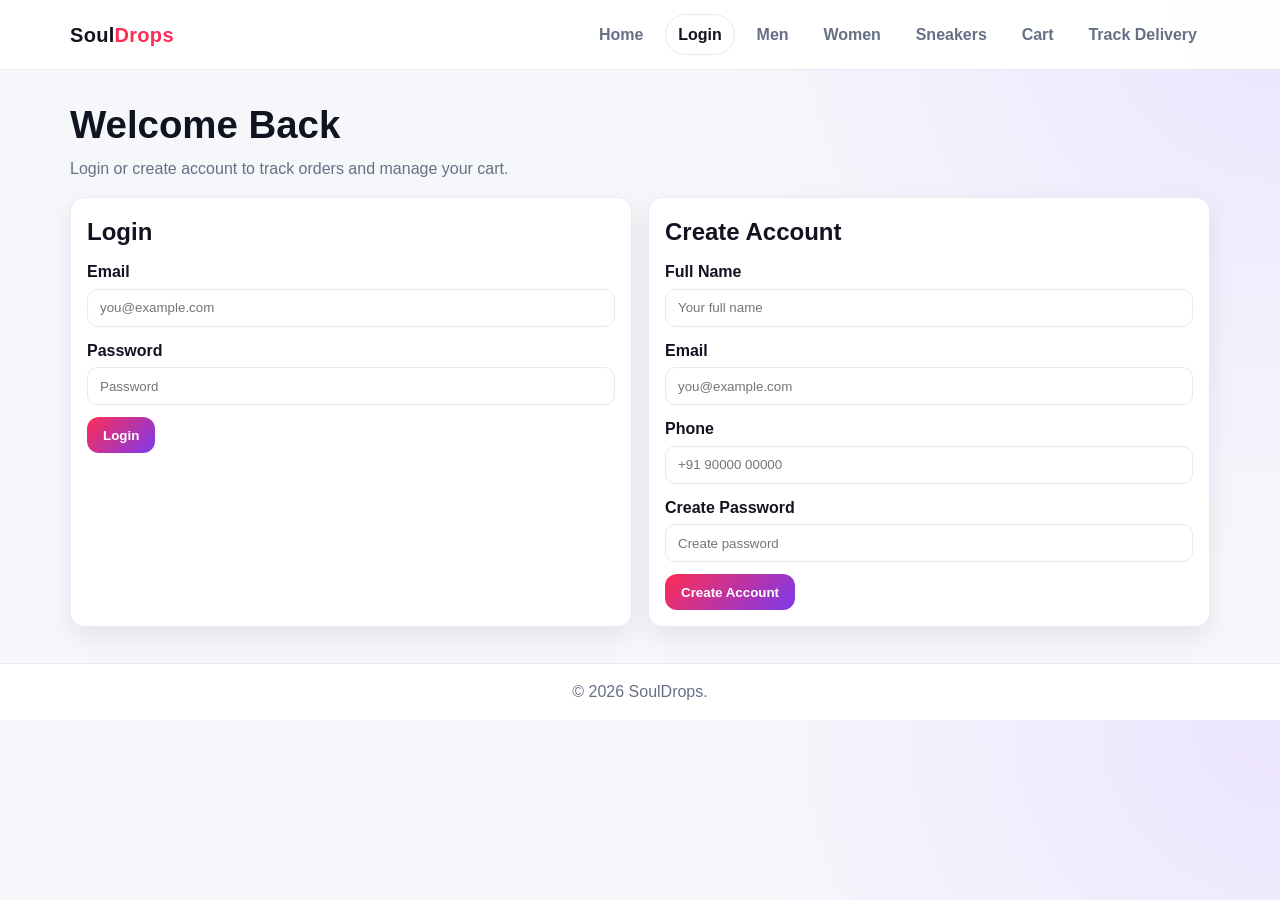
<file: DBMS Website/auth.html>
<!DOCTYPE html>
<html lang="en">
<head>
  <meta charset="UTF-8" />
  <meta name="viewport" content="width=device-width, initial-scale=1.0" />
  <title>SoulDrops | Login</title>
  <link rel="stylesheet" href="styles.css" />
  <script src="api.js"></script>
<script src="main.js"></script>
</head>
<body>
  <header class="site-header">
    <div class="container header-inner">
      <a class="brand" href="index.html">Soul<span>Drops</span></a>
      <nav class="nav-links">
        <a href="index.html">Home</a>
        <a class="active" href="auth.html">Login</a>
        <a href="men.html">Men</a>
        <a href="women.html">Women</a>
        <a href="sneakers.html">Sneakers</a>
        <a href="cart.html">Cart</a>
        <a href="track.html">Track Delivery</a>
      </nav>
    </div>
  </header>

  <main class="container">
    <section class="page-head">
      <h1>Welcome Back</h1>
      <p>Login or create account to track orders and manage your cart.</p>
    </section>

    <section class="auth-grid">
      <article class="card">
        <h2>Login</h2>
        <form>
          <div class="field">
            <label for="login-email">Email</label>
            <input id="login-email" type="email" placeholder="you@example.com" />
          </div>
          <div class="field">
            <label for="login-pass">Password</label>
            <input id="login-pass" type="password" placeholder="Password" />
          </div>
          <button class="btn" type="submit">Login</button>
        </form>
      </article>

      <article class="card">
        <h2>Create Account</h2>
        <form>
          <div class="field">
            <label for="name">Full Name</label>
            <input id="name" type="text" placeholder="Your full name" />
          </div>
          <div class="field">
            <label for="email">Email</label>
            <input id="email" type="email" placeholder="you@example.com" />
          </div>
          <div class="field">
            <label for="phone">Phone</label>
            <input id="phone" type="tel" placeholder="+91 90000 00000" />
          </div>
          <div class="field">
            <label for="create-pass">Create Password</label>
            <input id="create-pass" type="password" placeholder="Create password" />
          </div>
          <button class="btn" type="submit">Create Account</button>
        </form>
      </article>
    </section>
  </main>

  <footer class="site-footer">
    <div class="container footer-inner"><p>&copy; 2026 SoulDrops.</p></div>
  </footer>
</body>
</html>
</file>
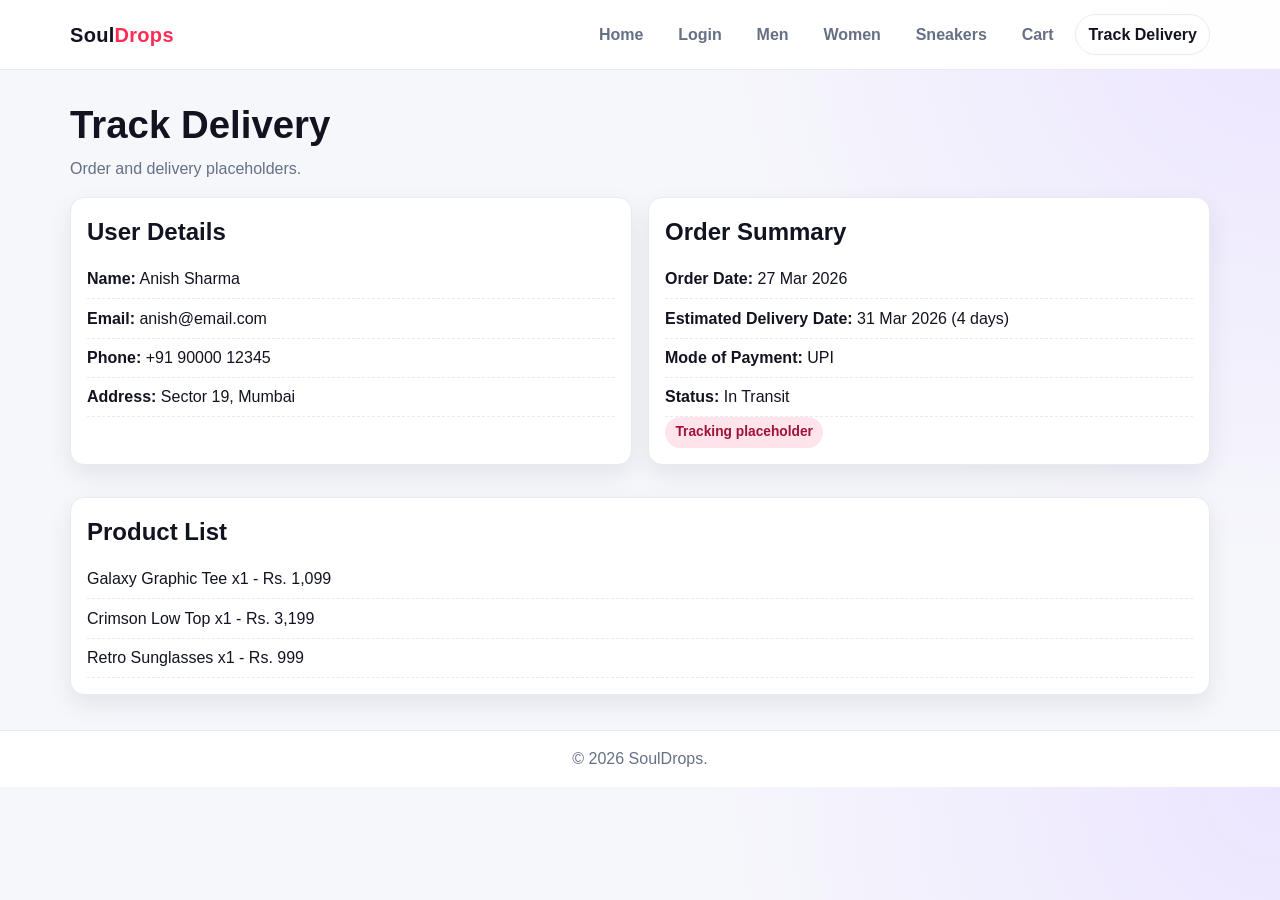
<file: DBMS Website/track.html>
<!DOCTYPE html>
<html lang="en">
<head>
  <meta charset="UTF-8" />
  <meta name="viewport" content="width=device-width, initial-scale=1.0" />
  <title>SoulDrops | Track Delivery</title>
  <link rel="stylesheet" href="styles.css" />
   <script src="api.js"></script>
<script src="main.js"></script>
</head>
<body>
  <header class="site-header">
    <div class="container header-inner">
      <a class="brand" href="index.html">Soul<span>Drops</span></a>
      <nav class="nav-links">
        <a href="index.html">Home</a>
        <a href="auth.html">Login</a>
        <a href="men.html">Men</a>
        <a href="women.html">Women</a>
        <a href="sneakers.html">Sneakers</a>
        <a href="cart.html">Cart</a>
        <a class="active" href="track.html">Track Delivery</a>
      </nav>
    </div>
  </header>

  <main class="container">
    <section class="page-head">
      <h1>Track Delivery</h1>
      <p>Order and delivery placeholders.</p>
    </section>

    <section class="track-grid">
      <article class="card">
        <h2>User Details</h2>
        <ul class="list">
          <li><strong>Name:</strong> Anish Sharma</li>
          <li><strong>Email:</strong> anish@email.com</li>
          <li><strong>Phone:</strong> +91 90000 12345</li>
          <li><strong>Address:</strong> Sector 19, Mumbai</li>
        </ul>
      </article>

      <article class="card">
        <h2>Order Summary</h2>
        <ul class="list">
          <li><strong>Order Date:</strong> 27 Mar 2026</li>
          <li><strong>Estimated Delivery Date:</strong> 31 Mar 2026 (4 days)</li>
          <li><strong>Mode of Payment:</strong> UPI</li>
          <li><strong>Status:</strong> In Transit</li>
        </ul>
        <span class="pill">Tracking placeholder</span>
      </article>
    </section>

    <section class="section">
      <article class="card">
        <h2>Product List</h2>
        <ul class="list">
          <li>Galaxy Graphic Tee x1 - Rs. 1,099</li>
          <li>Crimson Low Top x1 - Rs. 3,199</li>
          <li>Retro Sunglasses x1 - Rs. 999</li>
        </ul>
      </article>
    </section>
  </main>

  <footer class="site-footer"><div class="container footer-inner"><p>&copy; 2026 SoulDrops.</p></div></footer>
</body>
</html>
</file>
<file: DBMS Website/styles.css>
:root {
  --bg: #f6f7fb;
  --surface: #ffffff;
  --text: #111320;
  --muted: #667085;
  --line: #e7eaf0;
  --primary: #111827;
  --accent: #ff2d55;
  --accent-2: #7c3aed;
  --shadow: 0 10px 26px rgba(17, 19, 32, 0.08);
}

* { box-sizing: border-box; margin: 0; padding: 0; }

body {
  font-family: "Segoe UI", Inter, Arial, sans-serif;
  color: var(--text);
  background: radial-gradient(circle at top right, #ece5ff 0, var(--bg) 38%);
  line-height: 1.5;
}

a { color: inherit; text-decoration: none; }
img { width: 100%; display: block; }

.container { width: min(1140px, 92%); margin: 0 auto; }

.site-header {
  position: sticky; top: 0; z-index: 20;
  background: rgba(255, 255, 255, 0.96);
  backdrop-filter: blur(8px);
  border-bottom: 1px solid var(--line);
}

.header-inner {
  display: flex; justify-content: space-between; align-items: center;
  gap: 1rem; padding: 0.9rem 0;
}

.brand { font-size: 1.25rem; font-weight: 900; letter-spacing: 0.3px; }
.brand span { color: var(--accent); }

.nav-links { display: flex; flex-wrap: wrap; gap: 0.55rem; }
.nav-links a {
  font-weight: 700; color: var(--muted);
  border: 1px solid transparent; border-radius: 999px;
  padding: 0.45rem 0.75rem; transition: 0.25s ease;
}
.nav-links a:hover, .nav-links a.active {
  color: var(--text); border-color: var(--line); background: #fff;
}

main { padding: 1.6rem 0 2.2rem; }
.section { margin-top: 2rem; }

.page-head { margin-bottom: 1rem; }
.page-head h1 { font-size: clamp(1.7rem, 3.8vw, 2.4rem); font-weight: 900; margin-bottom: 0.2rem; }
.page-head p { color: var(--muted); }

.hero {
  border-radius: 18px; overflow: hidden;
  display: grid; grid-template-columns: 1.25fr 1fr; align-items: center;
  background: linear-gradient(130deg, #0f172a, #1f2937 60%, #334155);
  color: #fff; box-shadow: var(--shadow);
}
.hero-content { padding: 2rem; }
.hero h1 { font-size: clamp(1.9rem, 5vw, 3rem); line-height: 1.08; margin-bottom: 0.8rem; }
.hero p { color: #d6def0; margin-bottom: 1rem; }
.hero img { height: 100%; min-height: 290px; object-fit: cover; }

.btn {
  border: none; cursor: pointer;
  background: linear-gradient(135deg, var(--accent), var(--accent-2));
  color: #fff; font-weight: 800;
  border-radius: 12px; padding: 0.66rem 1rem;
  transition: transform 0.2s ease, filter 0.2s ease;
}
.btn:hover { transform: translateY(-2px); filter: brightness(1.05); }
.btn-outline { background: #fff; color: var(--text); border: 1px solid var(--line); }

.product-grid {
  display: grid; gap: 1rem;
  grid-template-columns: repeat(4, minmax(0, 1fr));
}
.product-card {
  border: 1px solid var(--line); border-radius: 14px; overflow: hidden;
  background: var(--surface); box-shadow: var(--shadow);
}
.product-card img { height: 220px; object-fit: cover; }
.product-info { padding: 0.85rem; }
.product-name { font-weight: 800; margin-bottom: 0.2rem; }
.product-price { color: var(--muted); margin-bottom: 0.65rem; }

.card {
  background: var(--surface); border: 1px solid var(--line);
  border-radius: 14px; box-shadow: var(--shadow); padding: 1rem;
}
.card h2 { margin-bottom: 0.65rem; }

.auth-grid, .track-grid, .cart-grid {
  display: grid; grid-template-columns: repeat(2, minmax(0, 1fr)); gap: 1rem;
}

.field { margin-bottom: 0.75rem; }
.field label { display: block; font-weight: 700; margin-bottom: 0.3rem; }
.field input, .field select, .field textarea {
  width: 100%; border: 1px solid var(--line); border-radius: 10px; padding: 0.65rem 0.75rem;
}

.category-tabs { display: flex; flex-wrap: wrap; gap: 0.6rem; margin-bottom: 1rem; }
.category-btn {
  border: 1px solid var(--line); background: #fff; color: var(--muted);
  border-radius: 999px; padding: 0.52rem 0.9rem; font-weight: 800; cursor: pointer;
}
.category-btn.active { background: var(--text); color: #fff; border-color: var(--text); }

.category-products { display: none; }
.category-products.active { display: block; }

.cart-list { display: grid; gap: 0.7rem; margin-bottom: 1rem; }
.cart-item {
  border: 1px solid var(--line); border-radius: 12px; padding: 0.6rem;
  display: grid; grid-template-columns: 76px 1fr auto; align-items: center; gap: 0.7rem;
}
.cart-item img { height: 68px; object-fit: cover; border-radius: 10px; }

.pill {
  display: inline-block; font-size: 0.86rem; font-weight: 800;
  color: #9f1239; background: #ffe4ec; border-radius: 999px; padding: 0.3rem 0.65rem;
}
.list { list-style: none; }
.list li { padding: 0.45rem 0; border-bottom: 1px dashed var(--line); }
.muted { color: var(--muted); }

.site-footer { border-top: 1px solid var(--line); background: #fff; }
.footer-inner { padding: 1rem 0; text-align: center; color: var(--muted); }

@media (max-width: 980px) {
  .hero, .auth-grid, .track-grid, .cart-grid { grid-template-columns: 1fr; }
  .product-grid { grid-template-columns: repeat(3, minmax(0, 1fr)); }
}
@media (max-width: 720px) {
  .header-inner { flex-direction: column; align-items: flex-start; }
  .product-grid { grid-template-columns: repeat(2, minmax(0, 1fr)); }
  .cart-item { grid-template-columns: 1fr; }
}
@media (max-width: 460px) {
  .product-grid { grid-template-columns: 1fr; }
}
</file>
